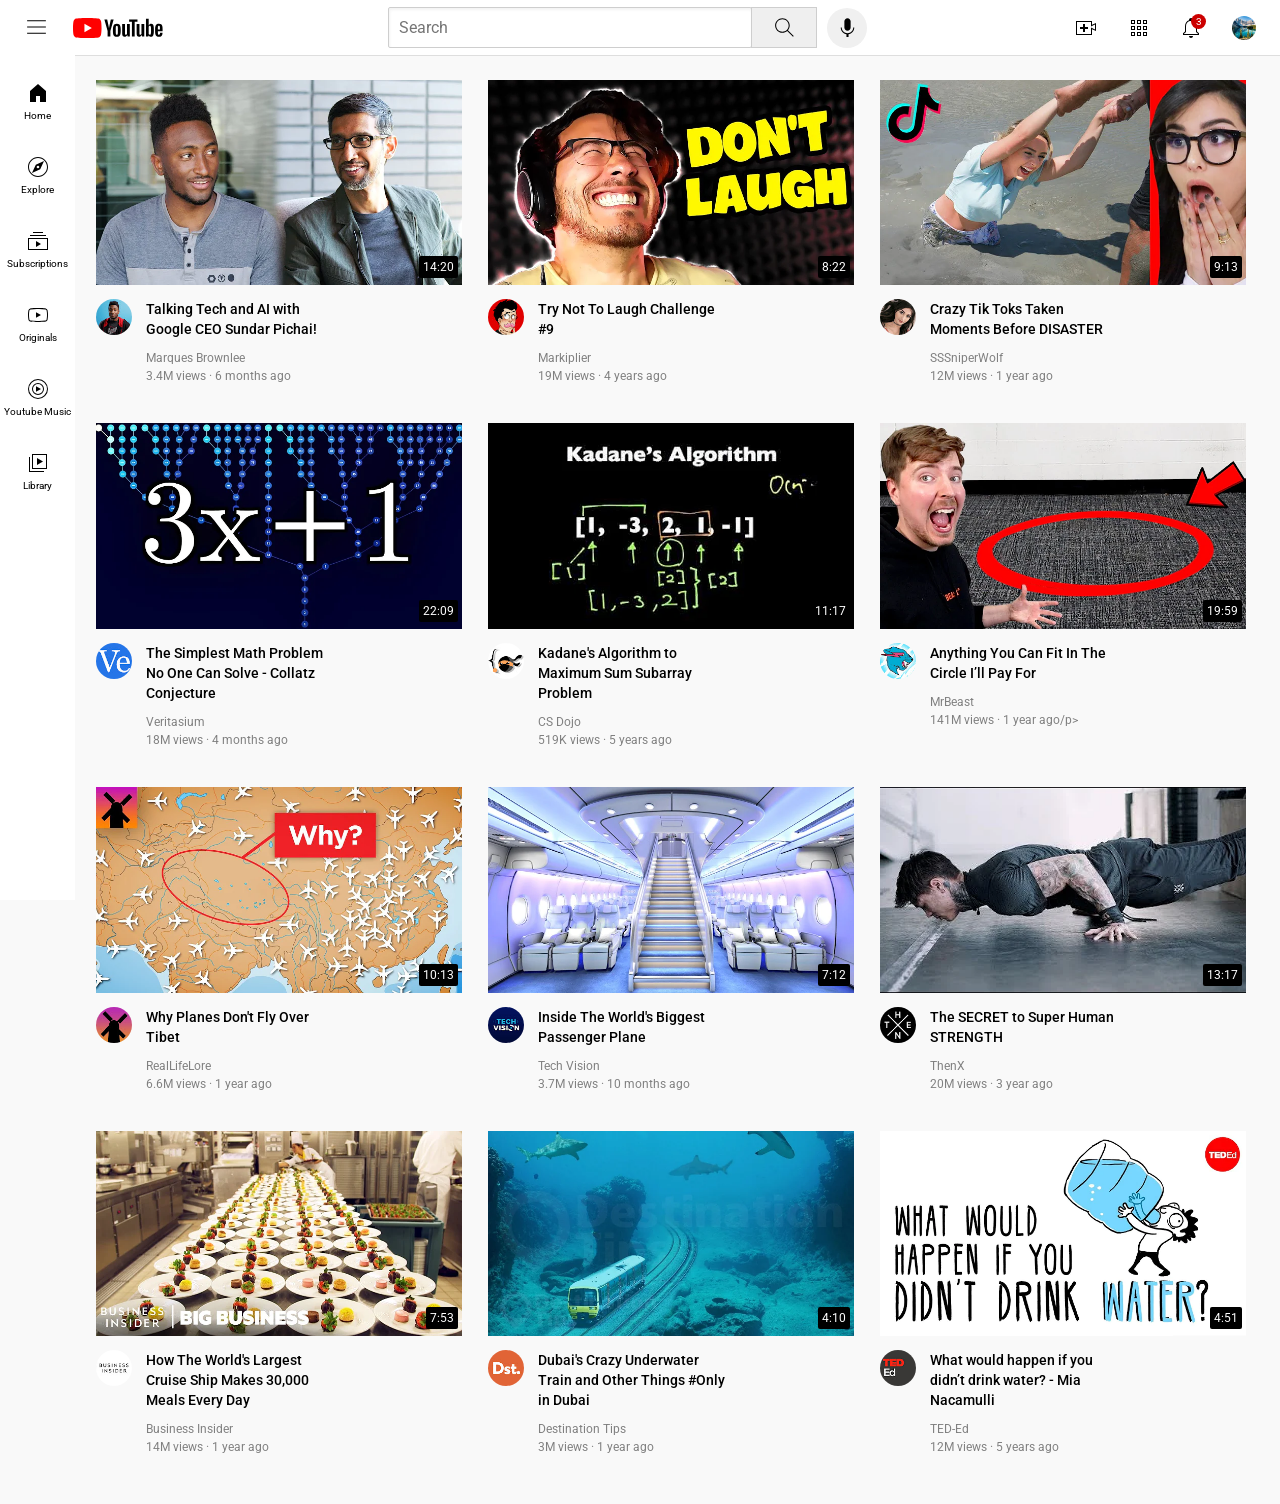
<file: index.html>
<!DOCTYPE html>
<html>
  <head>
    <title>Youtube.com Clone</title>

    <link rel="preconnect" href="https://fonts.googleapis.com">
  <link rel="preconnect" href="https://fonts.gstatic.com" crossorigin>
  <link href="https://fonts.googleapis.com/css2?family=Roboto:ital,wght@0,100..900;1,100..900&display=swap" rel="stylesheet">
<title>Text Stuff</title>
   <link rel="stylesheet" href = styles/video.css>
   <link rel="stylesheet" href = styles/header.css>
   <link rel="stylesheet" href="styles/general.css">
   <link rel="stylesheet" href="styles/sidebar.css">  
   
  </head>
  <body style="padding-top:80px; padding-left:96px; padding-right:24px; background-color:rgb(249, 249, 249); padding-bottom:50px;">

<div class = "header">
  
  <div class ="left-part">
    <img class="hamburger-menu" src="header-icons/hamburger-menu.svg">
    <img class="youtube-logo" src="header-icons/youtube-logo.svg">
  </div>

  <div class ="middle-part">
  <input class="search-bar" type="text" placeholder="Search">
  <button class="search">
    <img class = "search-icon" src="header-icons/search.svg">
    <div class="tooltip">Search</div>
  </button>
  <button class="voice-search">
    <img class="voice-search-icon" src="header-icons/voice-search-icon.svg">
    <div class="tooltip">Search with your voice</div>
  </button>
  </div>

  <div class  = "right-part">

    <div class="tooltip-container">
      <img class = "upload-icon" src = "header-icons/upload.svg">
      <div class="tooltip">Upload</div>
    </div>

<div class="tooltip-container">
  <img class = "youtube-apps" src = "header-icons/youtube-apps.svg">
  <div class="tooltip">Youtube Apps</div>
</div>


<div class="tooltip-container">
  <img class = "notifications" src = "header-icons/notifications.svg">
  <div class="tooltip">Notifications</div>
</div>

<div class="tooltip-container">
  <img class = "profile-picture" src = "header-icons/profile-picture.jpg">
  <div class="tooltip">Profile</div>
</div>

<div class = "notifications-toopi">3</div>
  </div>



</div>

<div class="sidebar">
  <div class = "sidebar-buttons">
    <img class = "sidebar-icons" src="sidebar-icons/home.svg">
    <div>Home</div>
  </div>
  
  <div class = "sidebar-buttons"> 
    <img class = "sidebar-icons" src="sidebar-icons/explore.svg">
  <div>Explore</div>
  </div>
  
  <div class = "sidebar-buttons">
    <img class = "sidebar-icons" src="sidebar-icons/subscriptions.svg">
  <div>Subscriptions</div>
  </div>
  <div class = "sidebar-buttons">
    <img class = "sidebar-icons" src="sidebar-icons/originals.svg">
  <div>Originals</div>
  </div>
  <div class = "sidebar-buttons">
    <img class = "sidebar-icons" src="sidebar-icons/youtube-music.svg">
  <div>Youtube Music</div>
  </div>
  <div class = "sidebar-buttons">
    <img class = "sidebar-icons" src="sidebar-icons/library.svg">
  <div>Library</div>
  </div>
  
  
</div>

<div class = "grid">
    <div class = "horizontal">
      <div class = "vertical">
      <img class = "thumbnail" src = "thumbnails/thumbnail-1.webp">
      <div class="video-times">14:20</div>
    </div> 


    <div class = "video-info-grid">
      <div class = "horizontal-icon">
        <img class = "channel-icon" src = "channel icons/channel-1.jpeg">
      </div>
      
      <div class = "horizontal-stuff">
        <div>
          <p class = "video-title">Talking Tech and AI with Google CEO Sundar Pichai!</p>
        </div>
        <div>
          <p class = "video-author"> Marques Brownlee</p>
        </div>
        <div>
          <p class = "video-stats">3.4M views · 6 months ago</p>
        </div>

      </div>







    </div>

    </div>




        <div class = "horizontal">
      <div class = "vertical">
      <img class = "thumbnail" src = "thumbnails/thumbnail-2.webp">
      <div class="video-times">8:22</div>
    </div> 


    <div class = "video-info-grid">
      <div class = "horizontal-icon">
        <img class = "channel-icon" src = "channel icons/channel-2.jpeg">
      </div>
      
      <div class = "horizontal-stuff">
        <div>
          <p class = "video-title">Try Not To Laugh Challenge #9</p>
        </div>
        <div>
          <p class = "video-author">Markiplier</p>
        </div>
        <div>
          <p class = "video-stats">19M views · 4 years ago</p>
        </div>

      </div>







    </div>

    </div>
    
    
    <div class = "horizontal">
      <div class = "vertical">
      <img class = "thumbnail" src = "thumbnails/thumbnail-3.webp">
    <div class="video-times">9:13</div>
    </div> 


    <div class = "video-info-grid">
      <div class = "horizontal-icon">
        <img class = "channel-icon" src = "channel icons/channel-3.jpeg">
      </div>
      
      <div class = "horizontal-stuff">
        <div>
          <p class = "video-title">
Crazy Tik Toks Taken Moments Before DISASTER</p>
        </div>
        <div>
          <p class = "video-author">SSSniperWolf</p>
        </div>
        <div>
          <p class = "video-stats">12M views · 1 year ago</p>
        </div>

      </div>







    </div>

    </div>

<div class = "horizontal">
      <div class = "vertical">
      <img class = "thumbnail" src = "thumbnails/thumbnail-4.webp">
    <div class="video-times">22:09</div>
    </div> 


    <div class = "video-info-grid">
      <div class = "horizontal-icon">
        <img class = "channel-icon" src = "channel icons/channel-4.jpeg">
      </div>
      
      <div class = "horizontal-stuff">
        <div>
          <p class = "video-title">
The Simplest Math Problem No One Can Solve - Collatz Conjecture</p>
        </div>
        <div>
          <p class = "video-author"> Veritasium</p>
        </div>
        <div>
          <p class = "video-stats">18M views · 4 months ago</p>
        </div>

      </div>







    </div>

    </div>

    <div class = "horizontal">
      <div class = "vertical">
      <img class = "thumbnail" src = "thumbnails/thumbnail-5.webp">
    <div class="video-times">11:17</div>
    </div> 


    <div class = "video-info-grid">
      <div class = "horizontal-icon">
        <img class = "channel-icon" src = "channel icons/channel-5.jpeg">
      </div>
      
      <div class = "horizontal-stuff">
        <div>
          <p class = "video-title">Kadane's Algorithm to Maximum Sum Subarray Problem</p>
        </div>
        <div>
          <p class = "video-author"> CS Dojo</p>
        </div>
        <div>
          <p class = "video-stats">519K views · 5 years ago</p>
        </div>

      </div>







    </div>

    </div>
<div class = "horizontal">
      <div class = "vertical">
      <img class = "thumbnail" src = "thumbnails/thumbnail-6.webp">
    <div class="video-times">19:59</div>
    </div> 


    <div class = "video-info-grid">
      <div class = "horizontal-icon">
        <img class = "channel-icon" src = "channel icons/channel-6.jpeg">
      </div>
      
      <div class = "horizontal-stuff">
        <div>
          <p class = "video-title">Anything You Can Fit In The Circle I’ll Pay For</p>
        </div>
        <div>
          <p class = "video-author"> MrBeast</p>
        </div>
        <div>
          <p class = "video-stats">141M views · 1 year ago/p>
        </div>

      </div>







    </div>

    </div>
<div class = "horizontal">
      <div class = "vertical">
      <img class = "thumbnail" src = "thumbnails/thumbnail-7.webp">
    <div class="video-times">10:13</div>
    </div> 


    <div class = "video-info-grid">
      <div class = "horizontal-icon">
        <img class = "channel-icon" src = "channel icons/channel-7.jpeg">
      </div>
      
      <div class = "horizontal-stuff">
        <div>
          <p class = "video-title">Why Planes Don't Fly Over Tibet</p>
        </div>
        <div>
          <p class = "video-author"> RealLifeLore</p>
        </div>
        <div>
          <p class = "video-stats">6.6M views · 1 year ago</p>
        </div>

      </div>







    </div>

    </div>
<div class = "horizontal">
      <div class = "vertical">
      <img class = "thumbnail" src = "thumbnails/thumbnail-8.webp">
    <div class="video-times">7:12</div>
    </div> 


    <div class = "video-info-grid">
      <div class = "horizontal-icon">
        <img class = "channel-icon" src = "channel icons/channel-8.jpeg">
      </div>
      
      <div class = "horizontal-stuff">
        <div>
          <p class = "video-title">Inside The World's Biggest Passenger Plane</p>
        </div>
        <div>
          <p class = "video-author"> Tech Vision</p>
        </div>
        <div>
          <p class = "video-stats">3.7M views · 10 months ago</p>
        </div>

      </div>







    </div>

    </div>
<div class = "horizontal">
      <div class = "vertical">
      <img class = "thumbnail" src = "thumbnails/thumbnail-9.webp">
    <div class="video-times">13:17</div>
    </div> 


    <div class = "video-info-grid">
      <div class = "horizontal-icon">
        <img class = "channel-icon" src = "channel icons/channel-9.jpeg">
      </div>
      
      <div class = "horizontal-stuff">
        <div>
          <p class = "video-title">The SECRET to Super Human STRENGTH</p>
        </div>
        <div>
          <p class = "video-author"> ThenX</p>
        </div>
        <div>
          <p class = "video-stats">20M views · 3 year ago</p>
        </div>

      </div>







    </div>

    </div>
    <div class = "horizontal">
      <div class = "vertical">
      <img class = "thumbnail" src = "thumbnails/thumbnail-10.webp">
    <div class="video-times">7:53</div>
    </div> 


    <div class = "video-info-grid">
      <div class = "horizontal-icon">
        <img class = "channel-icon" src = "channel icons/channel-10.jpeg">
      </div>
      
      <div class = "horizontal-stuff">
        <div>
          <p class = "video-title">
How The World's Largest Cruise Ship Makes 30,000 Meals Every Day</p>
        </div>
        <div>
          <p class = "video-author"> Business Insider</p>
        </div>
        <div>
          <p class = "video-stats">14M views · 1 year ago</p>
        </div>

      </div>







    </div>

    </div>
    <div class = "horizontal">
      <div class = "vertical">
      <img class = "thumbnail" src = "thumbnails/thumbnail-11.webp">
    <div class="video-times">4:10</div>
    </div> 


    <div class = "video-info-grid">
      <div class = "horizontal-icon">
        <img class = "channel-icon" src = "channel icons/channel-11.jpeg">
      </div>
      
      <div class = "horizontal-stuff">
        <div>
          <p class = "video-title">Dubai's Crazy Underwater Train and Other Things #Only in Dubai</p>
        </div>
        <div>
          <p class = "video-author"> Destination Tips</p>
        </div>
        <div>
          <p class = "video-stats">3M views · 1 year ago</p>
        </div>

      </div>







    </div>

    </div>
    <div class = "horizontal">
      <div class = "vertical">
      <img class = "thumbnail" src = "thumbnails/thumbnail-12.webp">
    <div class="video-times">4:51</div>
    </div> 


    <div class = "video-info-grid">
      <div class = "horizontal-icon">
        <img class = "channel-icon" src = "channel icons/channel-12.jpeg">
      </div>
      
      <div class = "horizontal-stuff">
        <div>
          <p class = "video-title">What would happen if you didn’t drink water? - Mia Nacamulli</p>
        </div>
        <div>
          <p class = "video-author"> TED-Ed</p>
        </div>
        <div>
          <p class = "video-stats">12M views · 5 years ago</p>
        </div>

      </div>







    </div>

    </div>
    
</div>


  </body>

</html>
</file>
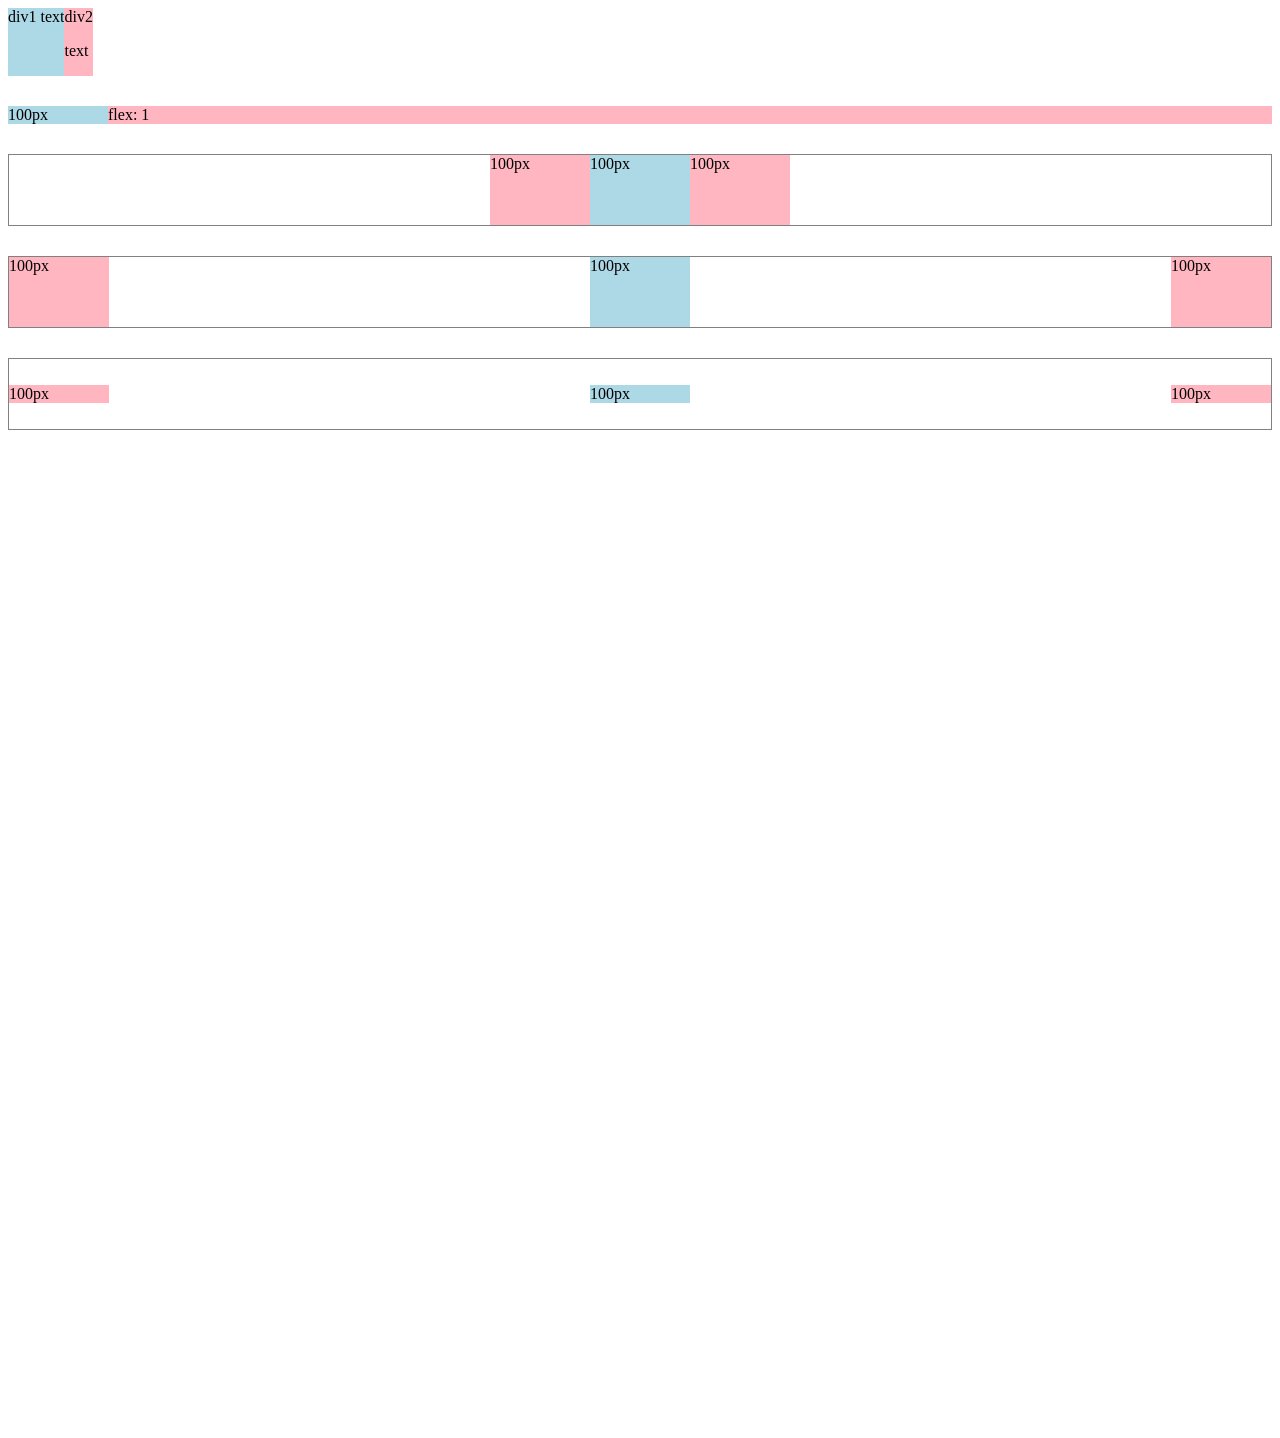
<file: flexbox.html>
<!DOCTYPE html>
<html>

<head>
<title>Flexbox Practice</title>
</head>
<body style = "padding-bottom:1000px">
<div style="
  margin-bottom:30px;
  display:flex;
  flex-direction:row">
  <div style="background-color:lightblue">
    div1 text
  </div>
  <div style="background-color:lightpink">
    div2 <p>text</p>
  </div>
</div>


<div style="
  display:flex;
  flex-direction:row">
  <div style="background-color:lightblue; width:100px;">
    100px
  </div>
  <div style="background-color:lightpink; flex:1;">
    flex: 1
  </div>
</div>



<div style="
margin-top:30px;
height: 70px;
border-width:1px;
border-style:solid;
border-color:gray;
  display:flex;
  flex-direction:row; 
  justify-content: center;">
  
  <div style="background-color:lightpink; width:100px">
    100px
  </div>
  <div style="background-color:lightblue; width:100px;">
    100px
  </div>
  <div style="background-color:lightpink; width:100px;">
    100px
  </div>
</div>



<div style="
margin-top:30px;
height: 70px;
border-width:1px;
border-style:solid;
border-color:gray;
  display:flex;
  flex-direction:row; 
  justify-content: space-between;">
  
  <div style="background-color:lightpink; width:100px">
    100px
  </div>
  <div style="background-color:lightblue; width:100px;">
    100px
  </div>
  <div style="background-color:lightpink; width:100px;">
    100px
  </div>
</div>


<div style="
margin-top:30px;
height: 70px;
border-width:1px;
border-style:solid;
border-color:gray;
  display:flex;
  flex-direction:row; 
  justify-content: space-between;
  align-items:center;">
  
  <div style="background-color:lightpink; width:100px">
    100px
  </div>
  <div style="background-color:lightblue; width:100px;">
    100px
  </div>
  <div style="background-color:lightpink; width:100px;">
    100px
  </div>
</div>


</body>

</html>
</file>
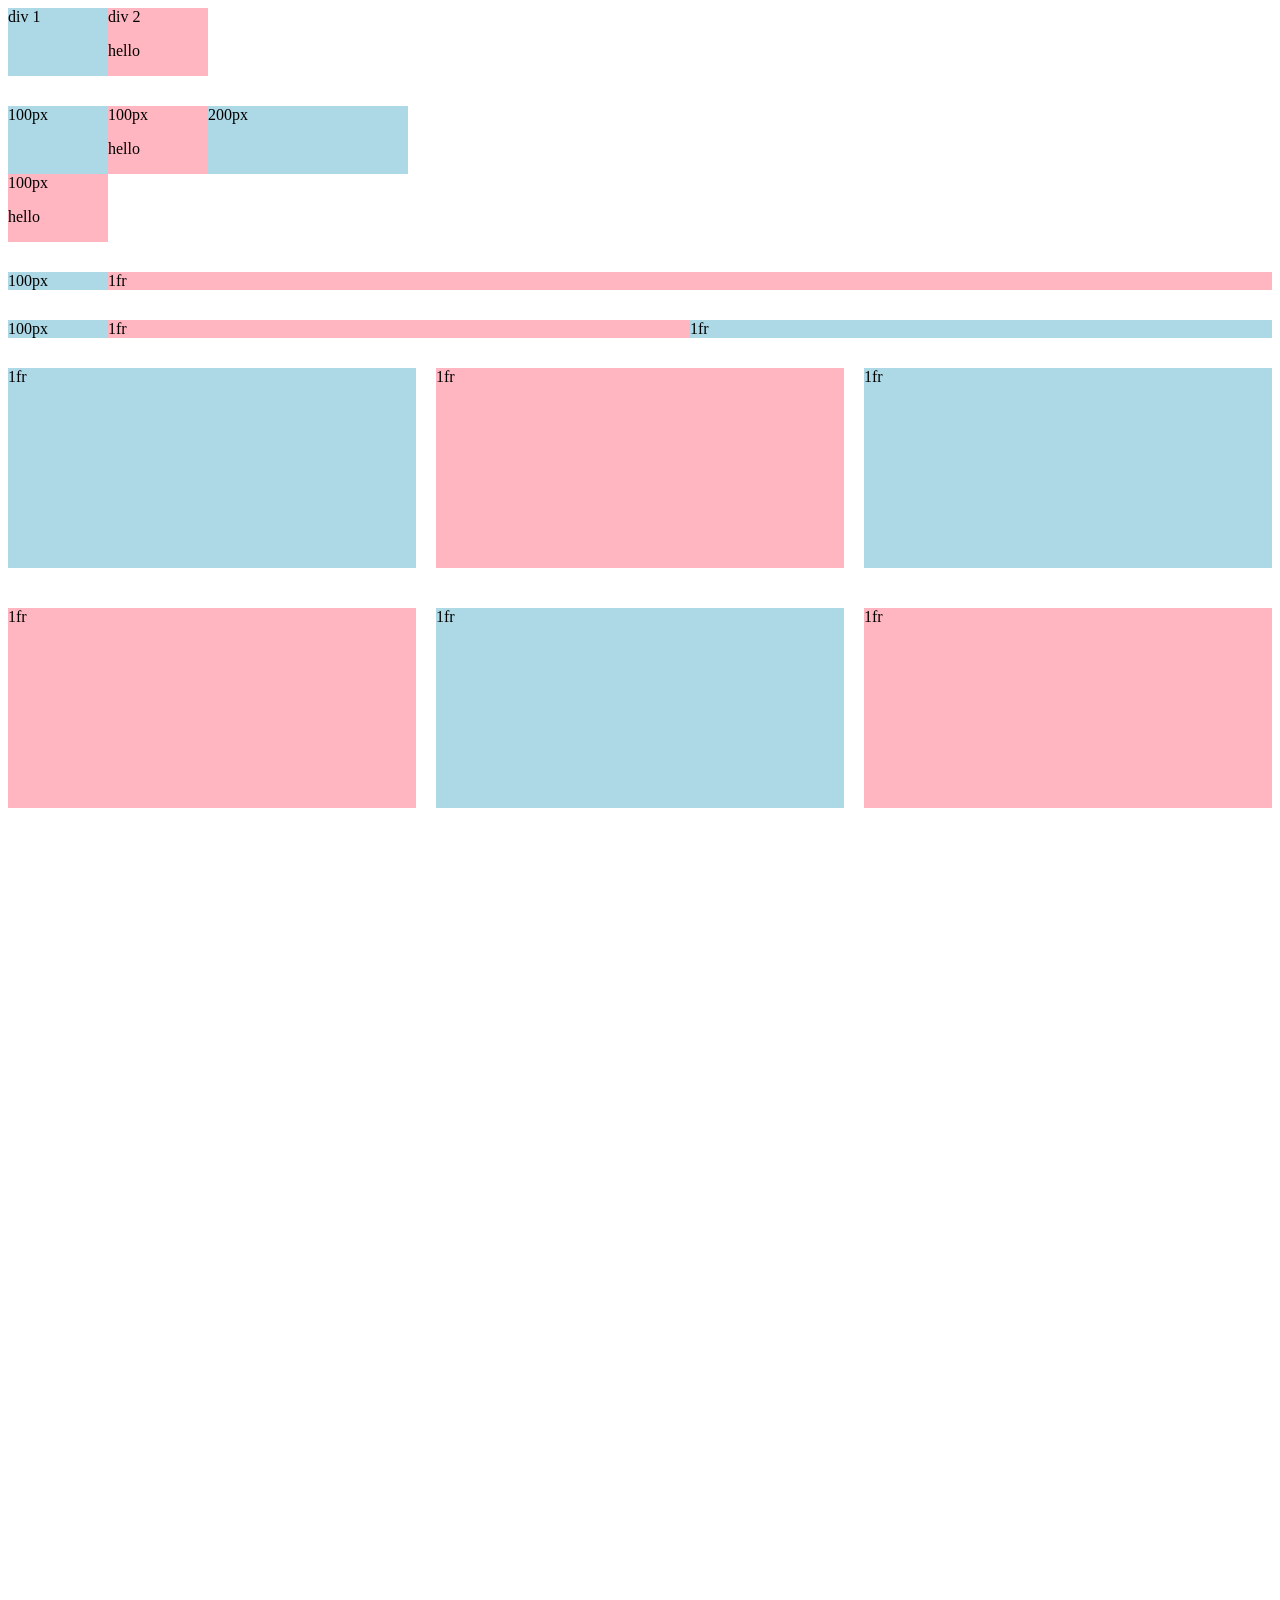
<file: grid.html>
<!DOCTYPE html>
<html>
<head>

</head>
<title>Grid Practice</title>
<body style="padding-bottom: 1000px">

  <div style="
      display: grid;
      grid-template-columns:100px 100px;
    ">
    <div style="background-color: lightblue">div 1</div>
    <div style="background-color: lightpink">div 2 <p>hello</p></div>
  </div>



  <div style="
  margin-top:30px;
      display: grid;
      grid-template-columns:100px 100px 200px;
    ">
    <div style="background-color: lightblue">100px</div>
    <div style="background-color: lightpink">100px <p>hello</p></div>
    <div style="background-color: lightblue">200px</div>
    <div style="background-color: lightpink">100px <p>hello</p></div>
  </div>



   <div style="
  margin-top:30px;
      display: grid;
      grid-template-columns:100px 1fr;
    ">
    <div style="background-color: lightblue">100px</div>
    <div style="background-color: lightpink">1fr</div>
    
  </div>


   <div style="
  margin-top:30px;
      display: grid;
      grid-template-columns:100px 1fr 1fr;
    ">
    <div style="background-color: lightblue">100px</div>
    <div style="background-color: lightpink">1fr</div>
    <div style="background-color: lightblue">1fr</div>
    
  </div>


  <div style="
  margin-top:30px;
      display: grid;
      grid-template-columns:1fr 1fr 1fr;
      column-gap:20px;
      row-gap: 40px;
    ">
    <div style="background-color: lightblue; height:200px">1fr</div>
    <div style="background-color: lightpink; height:200px">1fr</div>
    <div style="background-color: lightblue; height:200px">1fr</div>
     <div style="background-color: lightpink; height:200px">1fr</div>
     <div style="background-color: lightblue; height:200px">1fr</div>
     <div style="background-color: lightpink; height:200px">1fr</div>
    
  </div>
</body>

</html>
</file>
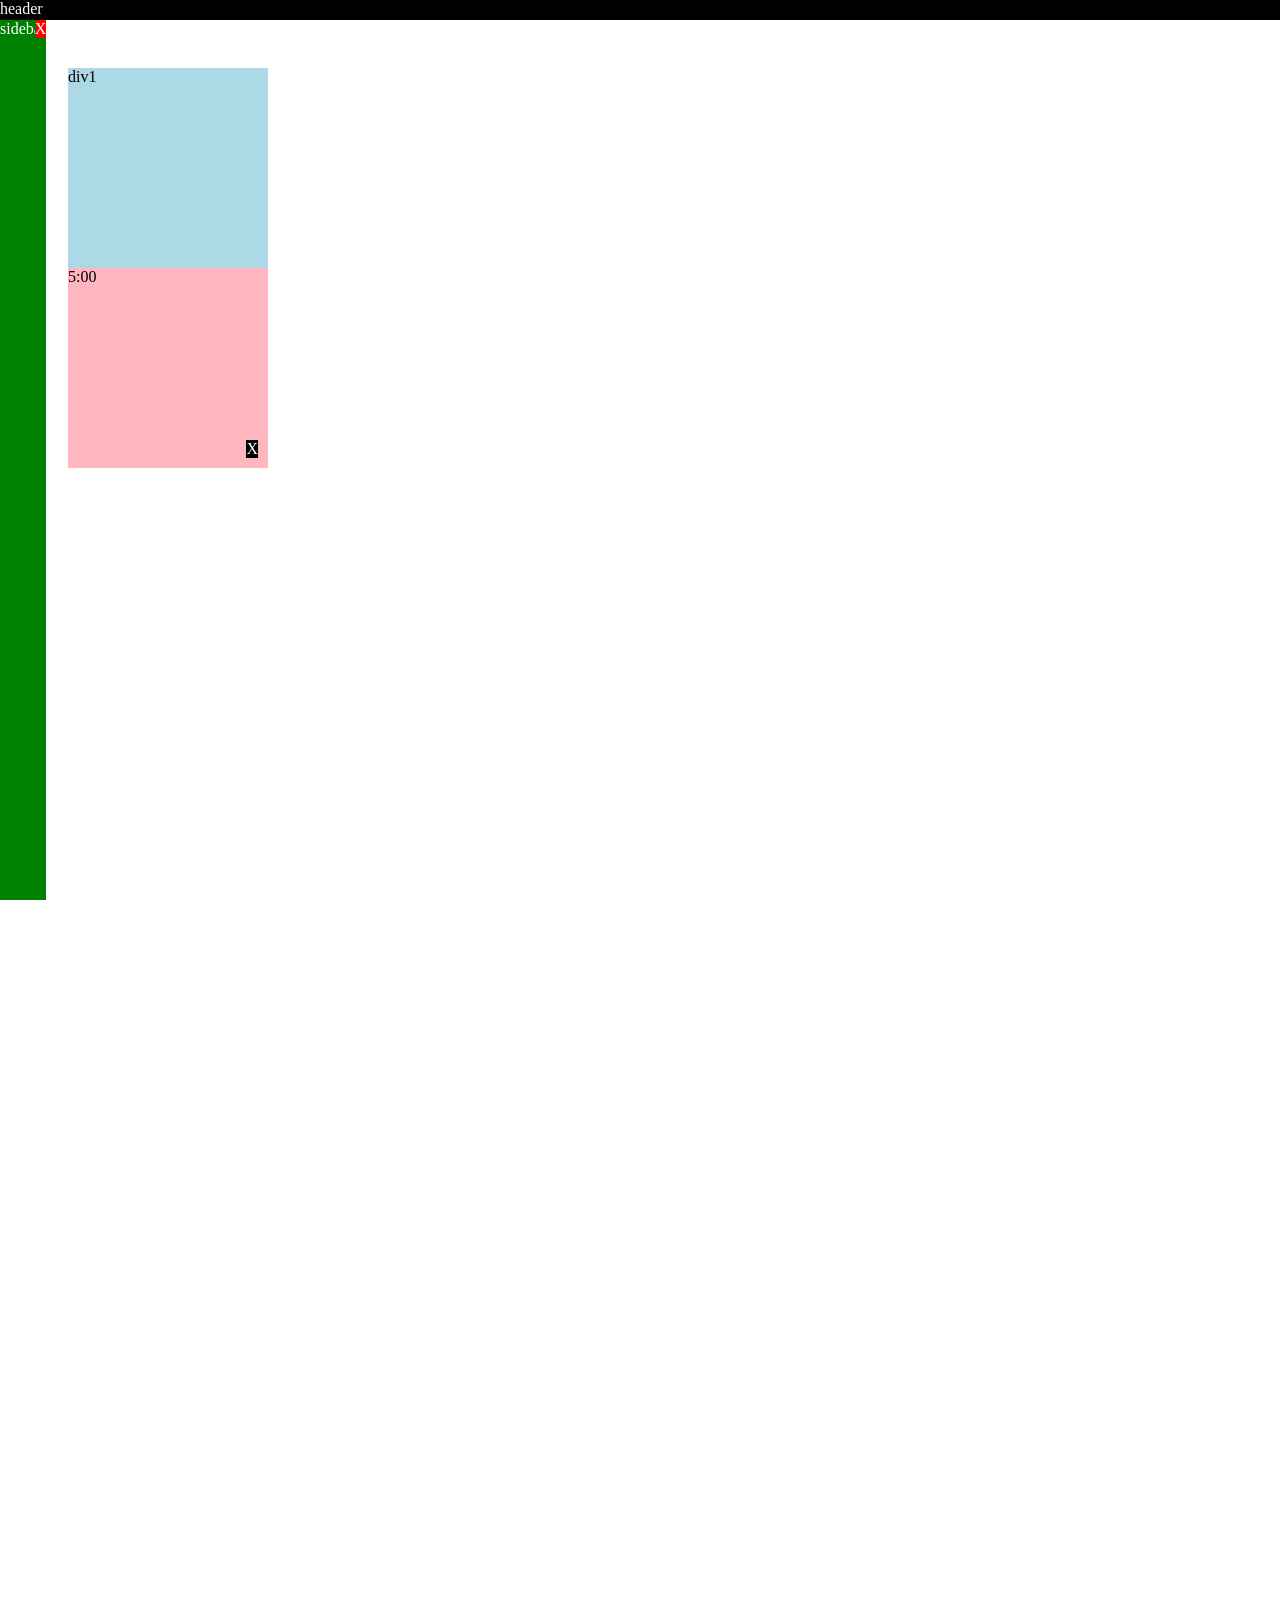
<file: position.html>
<!DOCTYPE html>
<html>
  <head>
<title>Position Practice</title>
  </head>
  <body style="height:3000px;
  padding-top: 60px;
  padding-left:60px;" >
    <div style="
      background-color:black;
      color: white;
      position:fixed;
      top:0px;
      left:0px;
      right:0px;
      height:20px;
      ">header</div>

      <div style="position:fixed;
      left:0;
      top:20px;
      bottom:0;
      background-color:green;
      color:white">sidebar
      <div style="position: absolute;
      background-color:red;
      color:white;
      right:0px;
      top:0px;
      ">X</div></div>
      
    <div style="background-color:lightblue; height:200px; width:200px; position:static;">div1</div>
    <div style="background-color:lightpink; height:200px; width:200px; position:relative;"><div style="position: absolute;
      background-color:black;
      color:white;
      right:10px;
      bottom:10px;
      ">X</div>5:00</div>
  </body>
</html>
</file>
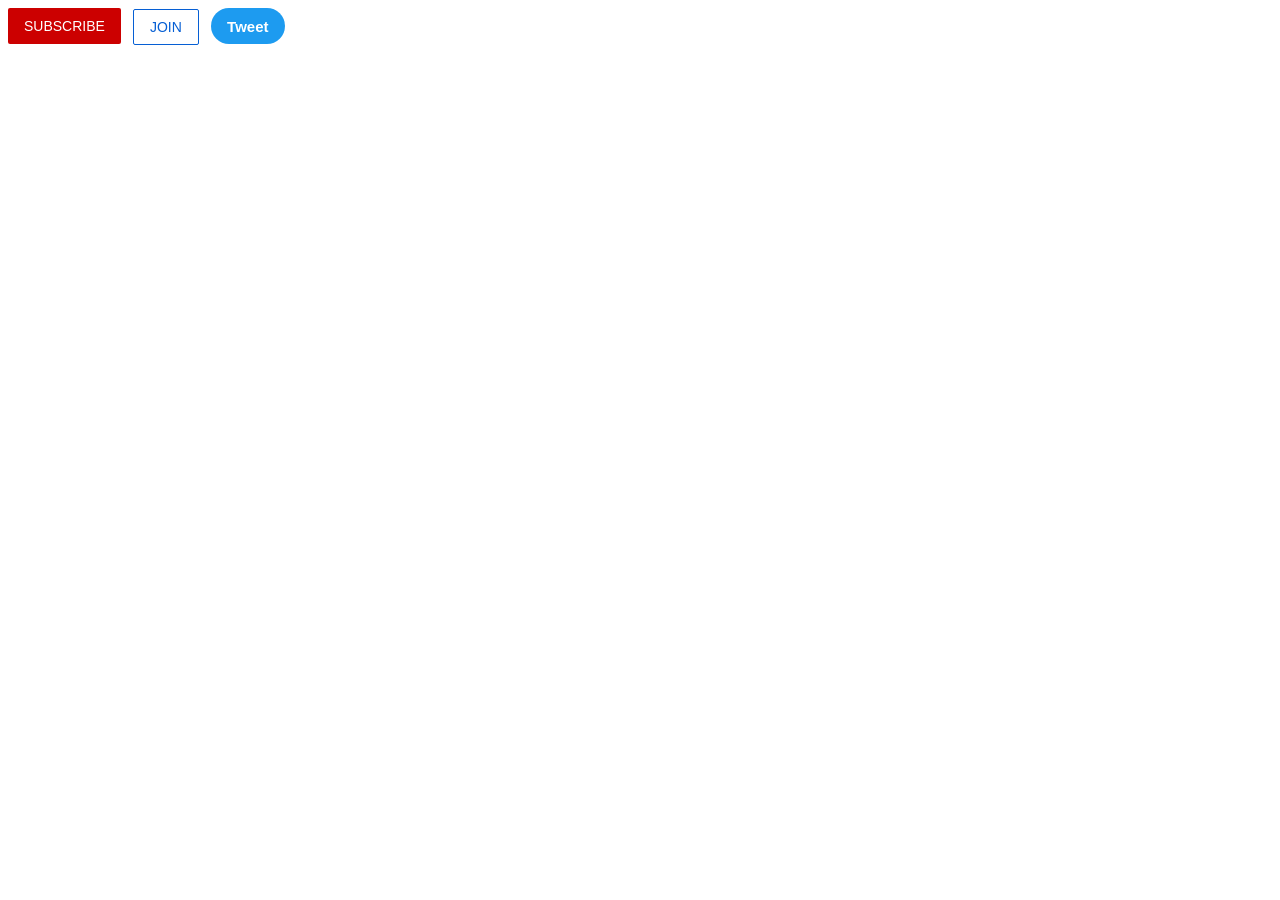
<file: intro-to-html/buttons.html>
<!DOCTYPE html>
<html>
  <head>
    <title> Button Website!!!</title>
    <link rel="stylesheet" href ="styles/buttons.css">
  </head>
  <body>
    
    
    <button class="subscribe-button">
      SUBSCRIBE
    </button>
    
    <button class="join-button">
      JOIN
    </button>
    
    <button class="tweet-button">
      Tweet
    </button>
  </body>
</html>
</file>
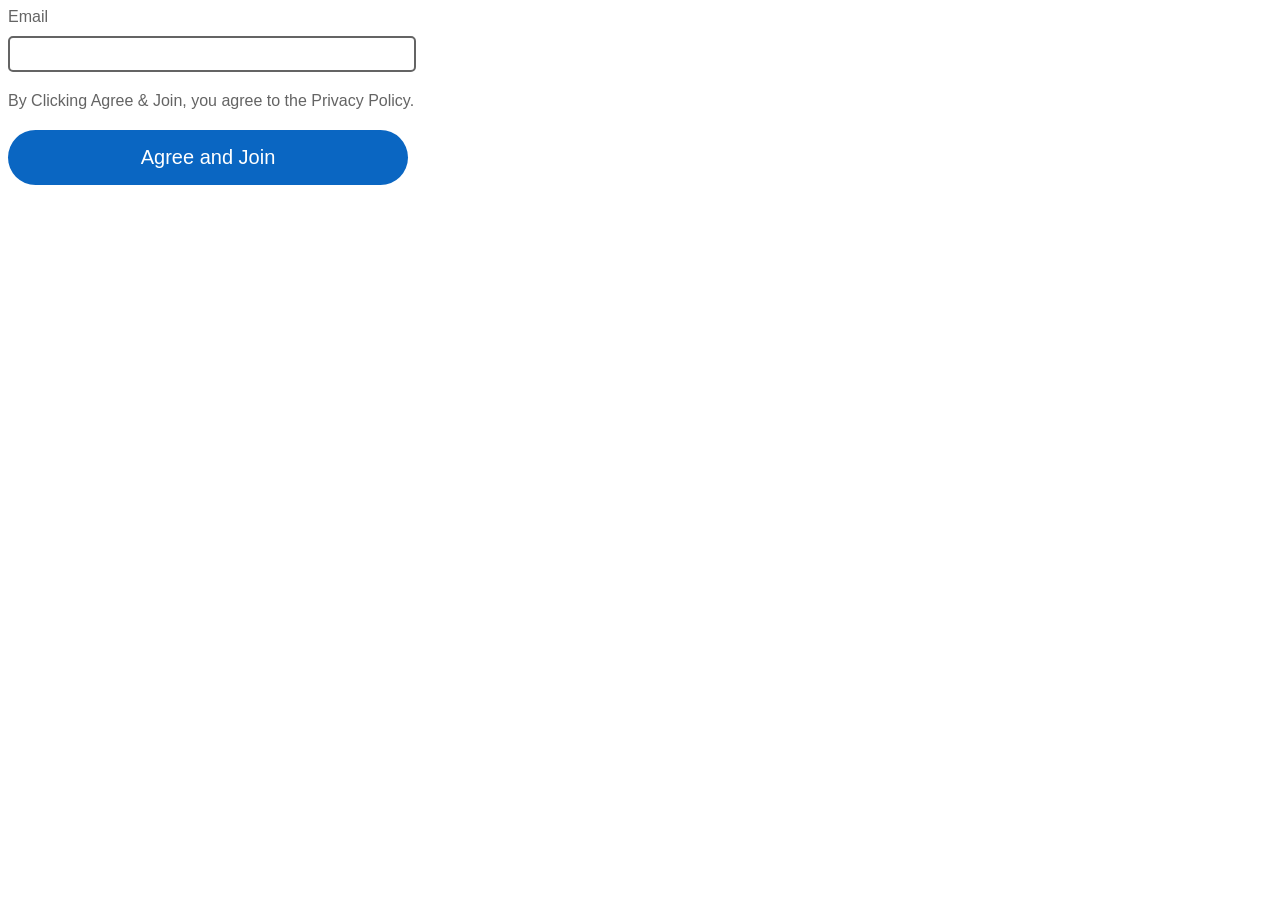
<file: intro-to-html/exercise-7.html>
<!DOCTYPE html>
<html>
  <head>
    <title> Cool! </title>
    <link rel = "stylesheet" href = "exercise-7.css">
  </head>
  <body>
    <p class = "label">Email</p>
    <input class = "text-box" type = "text">
    <p class = "disclaimer">By Clicking Agree & Join, you agree to the Privacy Policy.</p>
    <button class = "join-button">Agree and Join</p>
  </body>
</html>
</file>
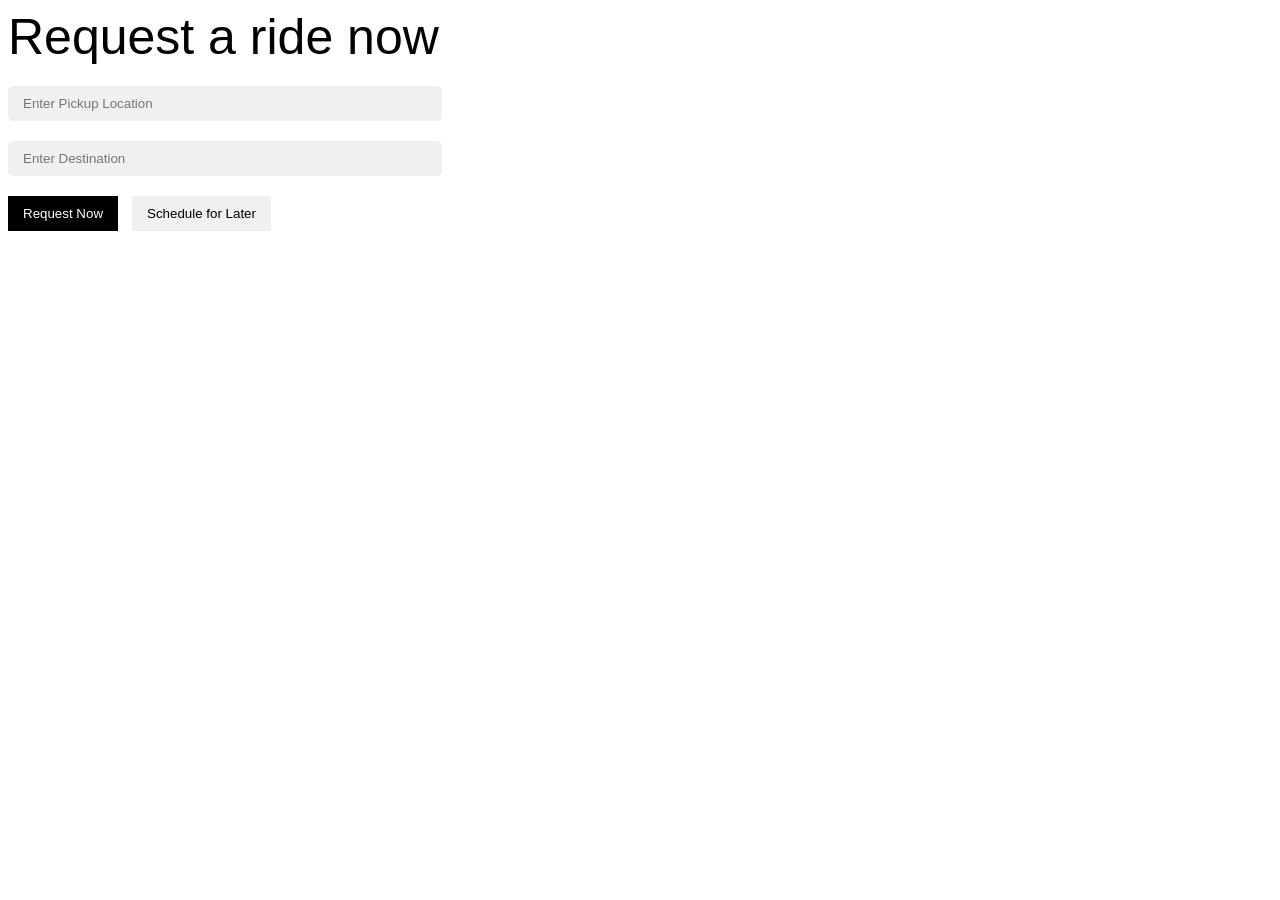
<file: intro-to-html/exercise-8.html>
<!DOCTYPE html>
<html>
  <head>
    <title> Uber Request</title>
    <style>
      p{
        margin-top: 0px;
        font-family: Arial;
        font-size:50px;
        margin-bottom:20px;
      }

      .destination{
        font-family: Arial;
        display: block;
        margin-bottom:20px;
        margin-top:0px;
        padding-top: 10px;
        padding-bottom: 10px;
        padding-right: 250px;
        padding-left: 15px;
        border-radius:5px;
        border-width: 0px;
        border-style: solid;
        background-color: rgb(240, 240, 240)
      }
      .pickup-location{
        margin-top:0px;
        padding-top: 10px;
        padding-bottom: 10px;
        padding-right: 250px;
        padding-left: 15px;
        font-family: Arial;
        display: block;
        margin-bottom: 20px;
        border-radius:5px;
         border-width: 0px;
        border-style: solid;
        background-color: rgb(240, 240, 240)
      }
      button{
        display:inline-block;
        margin-bottom:20px;
      }
      .request{
        background-color: black;
        color: white;
        padding-left: 15px;
        padding-right: 15px;
        padding-top: 10px;
        padding-bottom: 10px;
        border-width:0px;
      }
      .schedule{
        margin-left: 10px;
        background-color:rgb(240, 240, 240);
        border-width: 0;
        padding-left: 15px;
        padding-right: 15px;
        padding-top: 10px;
        padding-bottom: 10px;
      }

    </style>
  </head>
  <body>
    <p class = "Request">Request a ride now</p>
    <input class = "pickup-location" type="text" placeholder = "Enter Pickup Location">
    <input class = "destination" type = "text" placeholder = "Enter Destination">
    <button class = "request">Request Now</button>
    <button class = "schedule">Schedule for Later</button>
  </body>
</html>
</file>
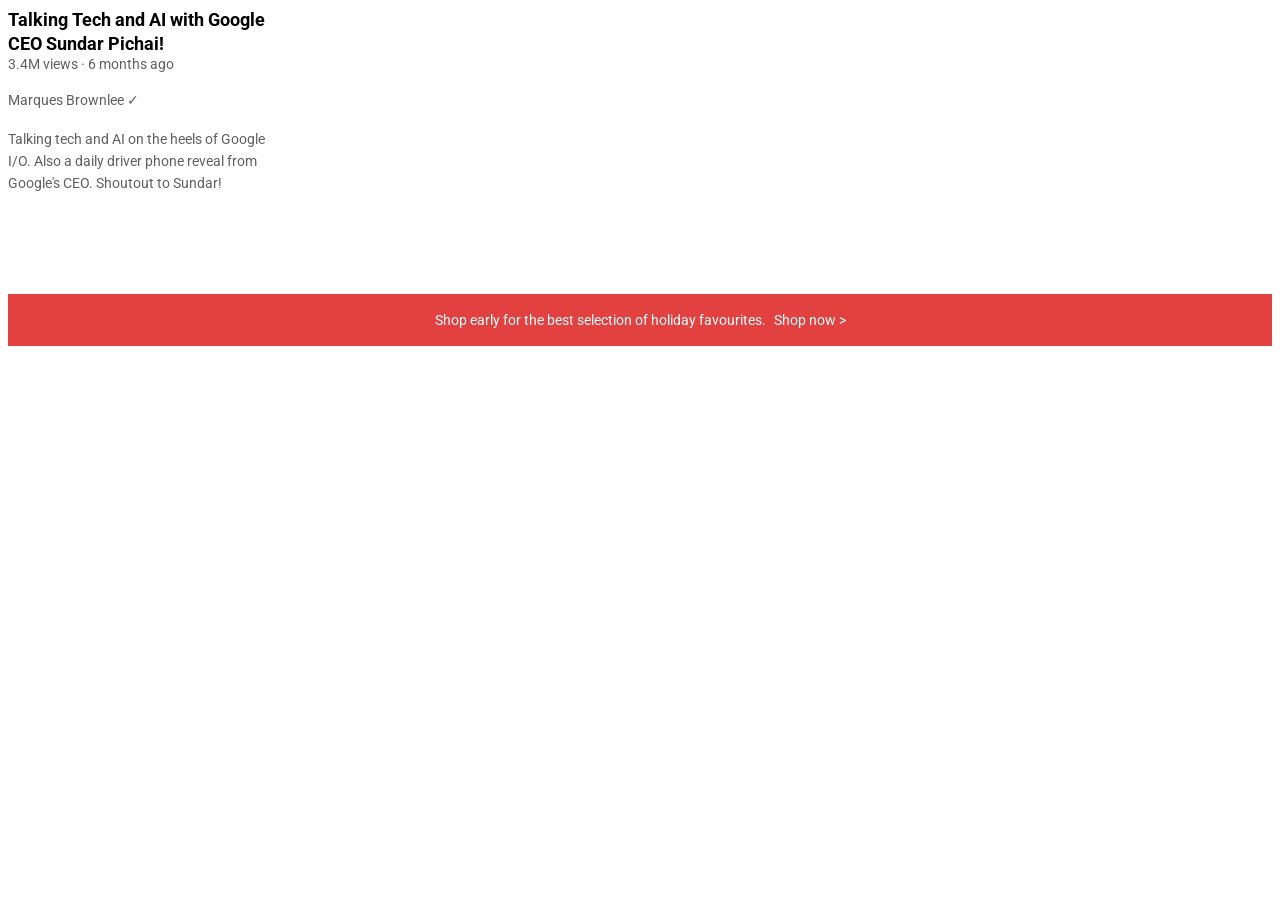
<file: intro-to-html/text.html>
<!DOCTYPE html>
<html>
<head>
  <link rel="preconnect" href="https://fonts.googleapis.com">
  <link rel="preconnect" href="https://fonts.gstatic.com" crossorigin>
  <link href="https://fonts.googleapis.com/css2?family=Roboto:ital,wght@0,100..900;1,100..900&display=swap" rel="stylesheet">
<title>Text Stuff</title>
<link rel="stylesheet" href="styles/text.css">
</head>
<body>
  <p class = "video-title">
    Talking Tech and AI with Google CEO Sundar Pichai!
  </p>
  
  <p class = "video-stats">
    3.4M views &#183 6 months ago
  </p>
  
  <p class = "video-author">
    Marques Brownlee ✓
  </p>
  
  <p class="video-description">
    Talking tech and AI on the heels of Google I/O. Also a daily driver phone reveal from Google's CEO. Shoutout to Sundar!
  </p>
  
  <p class = "apple-text">
    Shop early for the best selection of holiday favourites. <span class="shop-link">Shop now ></span>
  </p>
  
</body>
</html>
</file>
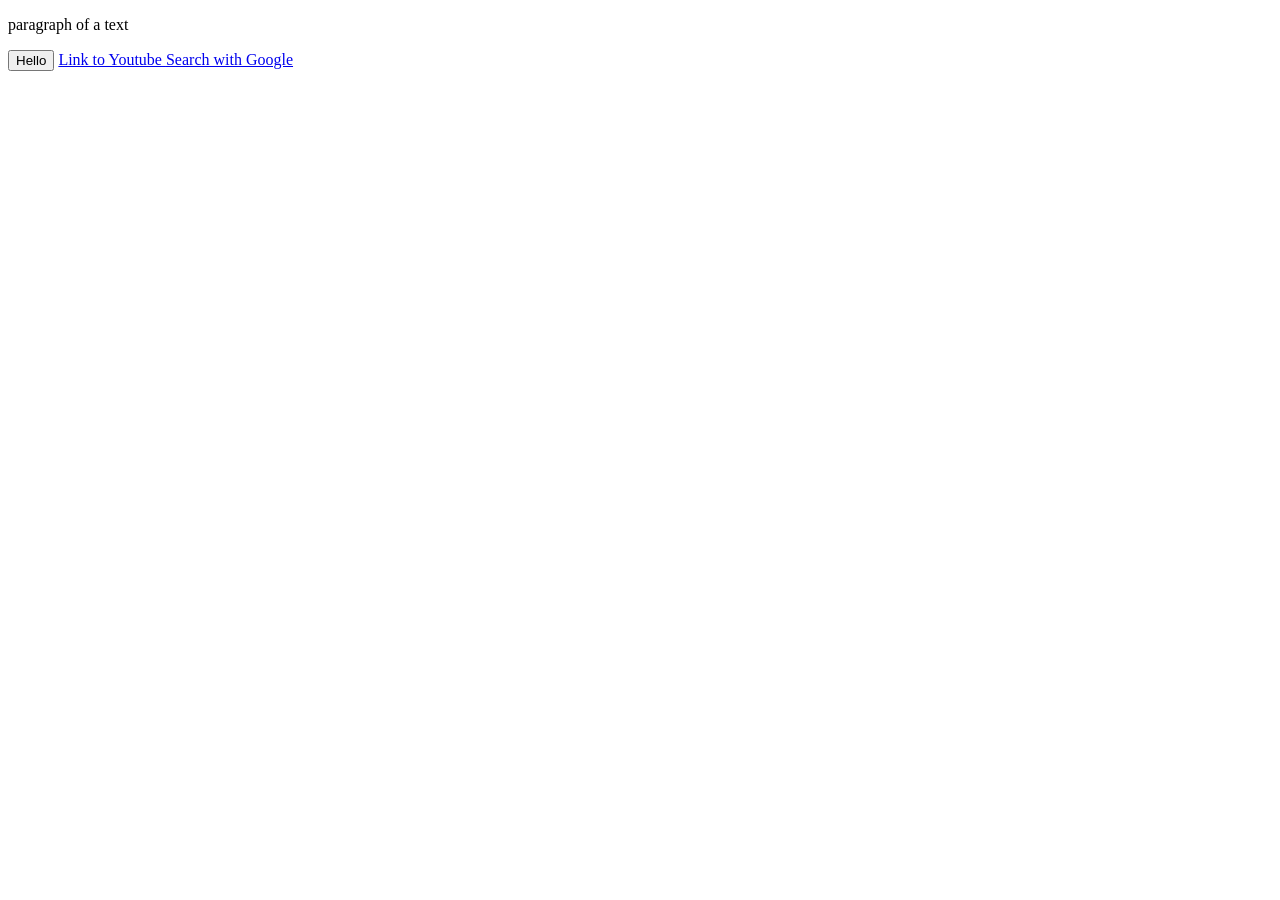
<file: intro-to-html/website.html>
<!DOCTYPE html>
<html>
  <head>
    <title>First Website</title>
  </head>
  <body>
    <p>
      paragraph of a text
    </p>
    
    <button>
      Hello
    </button>
    
    <a href="https://www.youtube.com/" target="_blank">
      Link to Youtube
    </a>
    
    <a href = "https://www.google.ca/" target = "_blank">
      Search with Google
    </a>
  </body>
</html>
</file>
<file: styles/general.css>
p{
        margin-bottom:0px;
        margin-top:0px;
        font-family: Roboto;
      }


  body{
    margin: 0;
  }
</file>
<file: styles/sidebar.css>
.sidebar{
  background-color:white;
  align-items:center;
  display:flex;
  flex-direction:column;
  position:fixed;
  left:0;
  padding-top:10px;
  top:54px;
  bottom:0;
  width:75px;
  z-index:100;

}

.sidebar-icons{
  width:24px;
  margin-bottom:5px;
  
}

.sidebar-buttons{
  width:72px;
  height:74px;
  display:flex;
  flex-direction:column;
  align-items:center;
  font-family:Roboto;
  font-size:10px;
  justify-content:center;
}

.sidebar-buttons:hover{
  background-color:rgb(229,229,229);
  cursor:pointer;
}
</file>
<file: intro-to-html/styles/buttons.css>
.subscribe-button{
  background-color: rgb(204, 0, 0);
  color: white;
  border: none;
  margin-right: 20px;
  padding-left: 16px;
  padding-right: 16px;
  padding-top: 10px;
  padding-bottom:10px;
  border-radius: 2px;
  cursor: pointer;
  margin-right: 8px;
  transition: opacity 0.15s;
  font-size: 14px;
  vertical-align: top;
}
.subscribe-button:hover{
opacity: 0.8;
}
.subscribe-button:active{
opacity: 0.5;
}





.join-button{
  background-color: white;
  border-color: rgb(6, 95, 212);
  border-style: solid;
  color: rgb(6, 95, 212);
  border-width: 1px;
  border-radius: 2px;
  cursor: pointer;
  padding-left:16px;
  padding-top:9px;
  padding-right:16px;
  padding-bottom:9px;
  font-size: 14px;

  transition: background-color 0.15s,
  color 0.15s;

}
.join-button:hover{
  background-color:rgb(6, 95, 212);
  color: white;
}
.join-button:active{
  opacity:0.7;
}



.tweet-button{
  background-color: rgb(29, 155, 240);
  color: white;
  border: none;
  margin-left: 8px;
  height: 36px;;
  width: 74px;
  border-radius: 50px;
  /* padding-left: 16px;
  padding-right: 16px;
  padding-top: 7px;
  padding-bottom: 7px; */
  font-weight: bold;
  cursor: pointer;
  font-size: 15px;
  transition: box-shadow 0.15s;
  /* vertical-align: top; */
  
}
.tweet-button:hover{
  box-shadow: 10px 10px 10px rgba(2,158,255,0.15);
}
</file>
<file: intro-to-html/exercise-7.css>
p {
  font-family: Arial;
  color: rgb(100, 100, 100);
  margin-top: 0;
  margin-bottom: 0;
}

.label {
  font-size: 16px;
  margin-bottom: 10px;
}

.text-box {
  font-size: 16px;
  width: 400px;
  border-width: 2px;
  border-style: solid;
  border-color: rgb(100, 100, 100);
  padding-top: 7px;
  padding-bottom: 7px;
  border-radius: 5px;
  margin-bottom: 20px;
}

.disclaimer {
  font-size: 16px;
  margin-bottom: 20px;
}

.join-button {
  background-color: rgb(10, 102, 194);
  color: white;
  border: none;
  font-size: 20px;
  width: 400px;
  padding-top: 16px;
  padding-bottom: 16px;
  border-radius: 30px;
}
</file>
<file: intro-to-html/styles/text.css>
p{
  font-family: Roboto;
  margin-top: 0px;
  margin-bottom: 0px;
}
.video-title{
 
 font-weight: bold;
 font-size: 18px;
 width: 280px;
 line-height: 24px;
 margin-bottom: 5;
}
.video-stats{
  
  font-size: 14px;
  color: rgb(96,96,96);
  margin-top: 0px;
  margin-bottom: 20px;

}

.video-author{
  
  color: rgb(96,96,96);
  font-size: 14px;
  margin-top: 0px;
  margin-bottom: 20px;
}

.video-description{
 
  font-size: 14px;
  color: rgb(96,96,96);
  width: 280px;
  line-height: 22px;
  margin-bottom: 100px;
}

.apple-text{
text-align: center;
margin-bottom: 50px;
font-size: 14px;
background-color: rgb(227,65,64);
color: white;
padding-right: 18px;
padding-left: 18px;
padding-top: 18px;
padding-bottom: 18px;
}

.shop-link{
  margin-left: 5px;
}

.shop-link:hover{
  text-decoration: underline;
  cursor: pointer;
}
</file>
